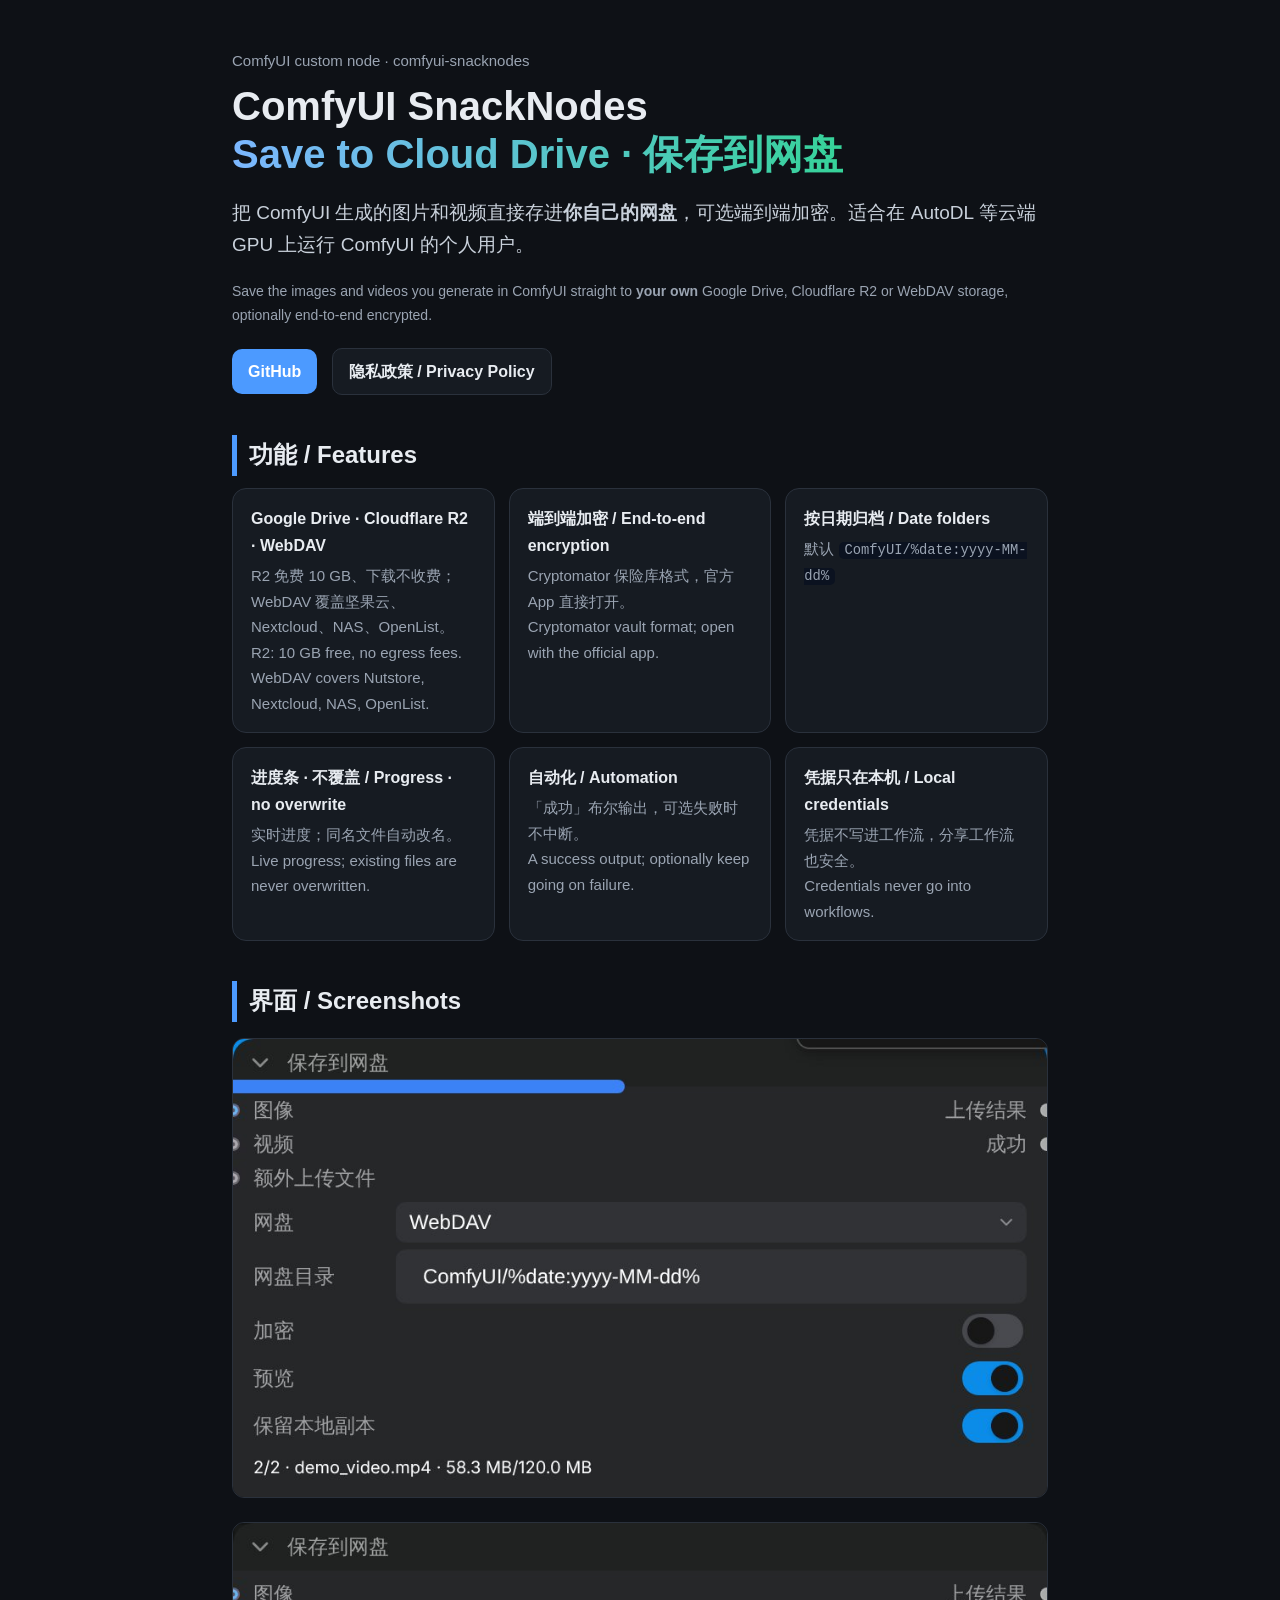
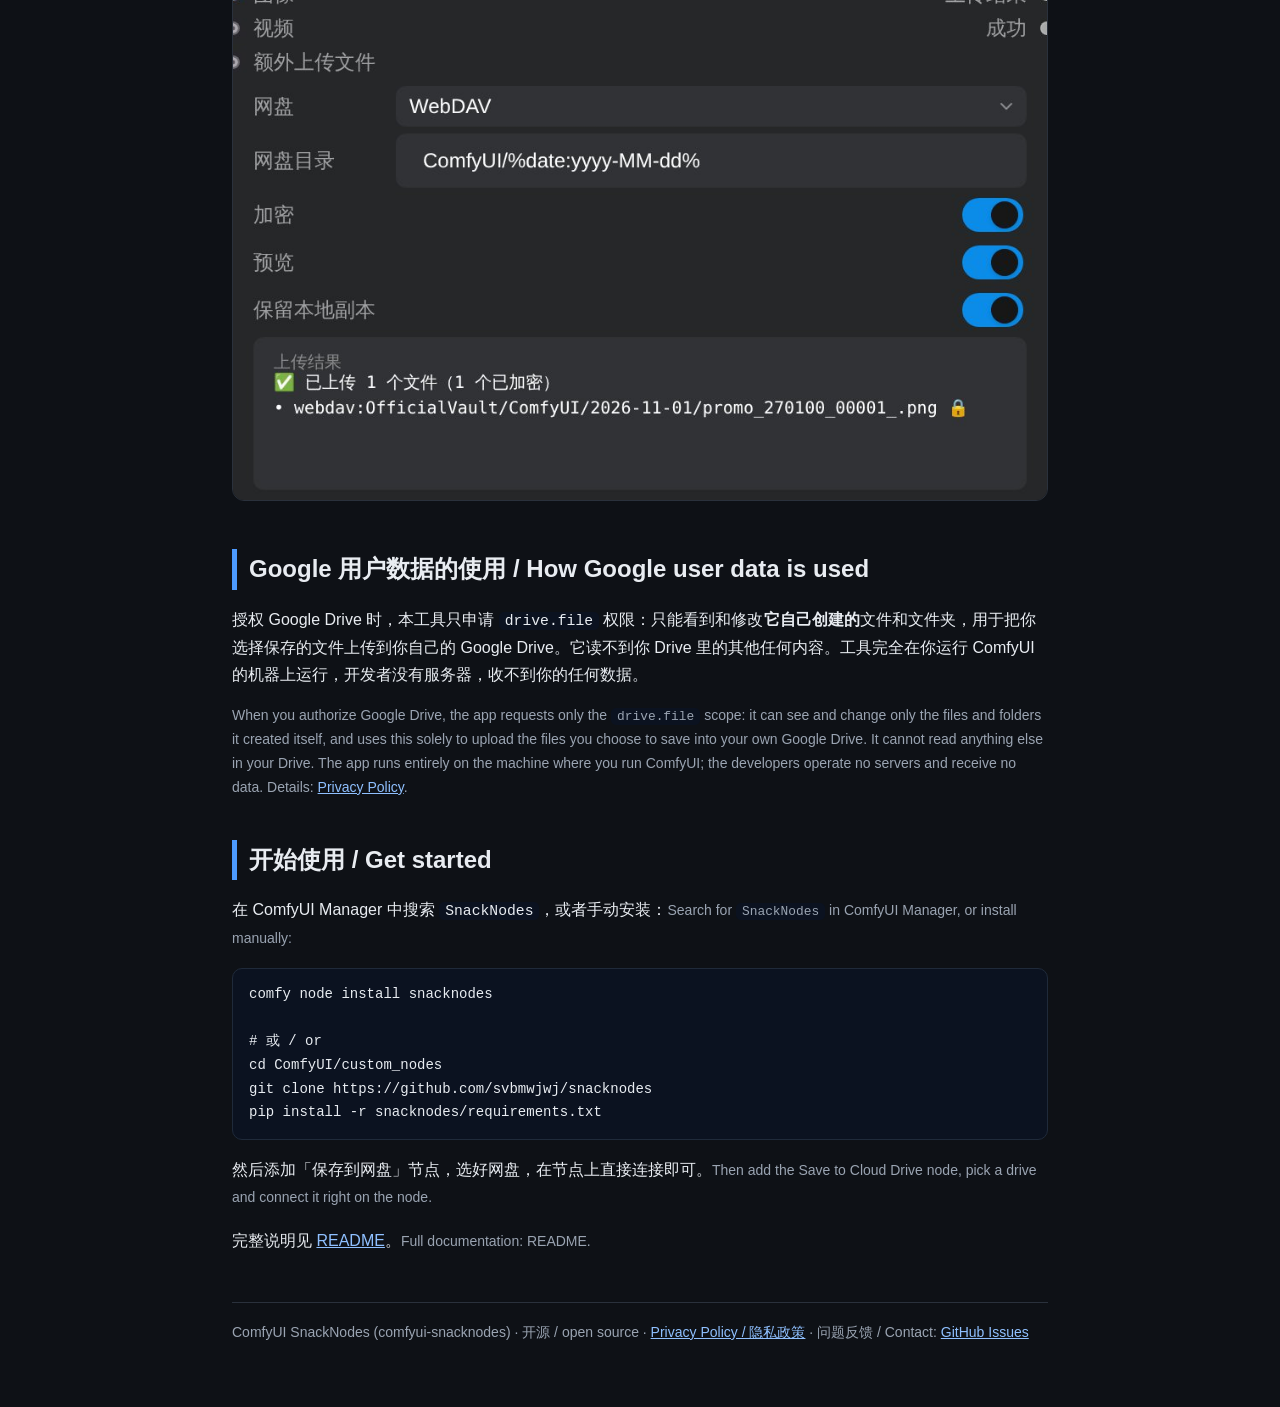
<file: docs/index.html>
<!DOCTYPE html>
<html lang="zh-CN">
<head>
<meta charset="utf-8">
<meta name="viewport" content="width=device-width, initial-scale=1">
<title>ComfyUI SnackNodes · Save to Cloud Drive / 保存到网盘</title>
<meta name="description" content="ComfyUI SnackNodes (comfyui-snacknodes): a ComfyUI custom node that saves your generated images and videos to your own Google Drive, Cloudflare R2 or WebDAV storage, optionally end-to-end encrypted.">
<link rel="stylesheet" href="assets/style.css">
</head>
<body><main>

<header>
  <div class="tag">ComfyUI custom node · comfyui-snacknodes</div>
  <h1>ComfyUI SnackNodes<br><span>Save to Cloud Drive · 保存到网盘</span></h1>
  <p class="lead">把 ComfyUI 生成的图片和视频直接存进<strong>你自己的网盘</strong>，可选端到端加密。适合在 AutoDL 等云端 GPU 上运行 ComfyUI 的个人用户。</p>
  <p class="lead lang">Save the images and videos you generate in ComfyUI straight to <strong>your own</strong> Google Drive, Cloudflare R2 or WebDAV storage, optionally end-to-end encrypted.</p>
  <div class="btns">
    <a href="https://github.com/svbmwjwj/SnackNodes">GitHub</a>
    <a class="alt" href="privacy.html">隐私政策 / Privacy Policy</a>
  </div>
</header>

<h2>功能 / Features</h2>
<div class="grid">
  <div class="card"><b>Google Drive · Cloudflare R2 · WebDAV</b><p>R2 免费 10 GB、下载不收费；WebDAV 覆盖坚果云、Nextcloud、NAS、OpenList。<br>R2: 10 GB free, no egress fees. WebDAV covers Nutstore, Nextcloud, NAS, OpenList.</p></div>
  <div class="card"><b>端到端加密 / End-to-end encryption</b><p>Cryptomator 保险库格式，官方 App 直接打开。<br>Cryptomator vault format; open with the official app.</p></div>
  <div class="card"><b>按日期归档 / Date folders</b><p>默认 <code>ComfyUI/%date:yyyy-MM-dd%</code></p></div>
  <div class="card"><b>进度条 · 不覆盖 / Progress · no overwrite</b><p>实时进度；同名文件自动改名。<br>Live progress; existing files are never overwritten.</p></div>
  <div class="card"><b>自动化 / Automation</b><p>「成功」布尔输出，可选失败时不中断。<br>A success output; optionally keep going on failure.</p></div>
  <div class="card"><b>凭据只在本机 / Local credentials</b><p>凭据不写进工作流，分享工作流也安全。<br>Credentials never go into workflows.</p></div>
</div>

<h2>界面 / Screenshots</h2>
<p><img class="shot" src="assets/node-progress.jpg" alt="Upload in progress"></p>
<p><img class="shot" src="assets/node-encrypted.jpg" alt="Encrypted upload finished"></p>

<h2>Google 用户数据的使用 / How Google user data is used</h2>
<p>授权 Google Drive 时，本工具只申请 <code>drive.file</code> 权限：只能看到和修改<strong>它自己创建的</strong>文件和文件夹，用于把你选择保存的文件上传到你自己的 Google Drive。它读不到你 Drive 里的其他任何内容。工具完全在你运行 ComfyUI 的机器上运行，开发者没有服务器，收不到你的任何数据。</p>
<p class="lang">When you authorize Google Drive, the app requests only the <code>drive.file</code> scope: it can see and change only the files and folders it created itself, and uses this solely to upload the files you choose to save into your own Google Drive. It cannot read anything else in your Drive. The app runs entirely on the machine where you run ComfyUI; the developers operate no servers and receive no data. Details: <a href="privacy.html">Privacy Policy</a>.</p>

<h2>开始使用 / Get started</h2>
<p>在 ComfyUI Manager 中搜索 <code>SnackNodes</code>，或者手动安装：<span class="lang">Search for <code>SnackNodes</code> in ComfyUI Manager, or install manually:</span></p>
<pre>comfy node install snacknodes

# 或 / or
cd ComfyUI/custom_nodes
git clone https://github.com/svbmwjwj/snacknodes
pip install -r snacknodes/requirements.txt</pre>
<p>然后添加「保存到网盘」节点，选好网盘，在节点上直接连接即可。<span class="lang">Then add the Save to Cloud Drive node, pick a drive and connect it right on the node.</span></p>
<p>完整说明见 <a href="https://github.com/svbmwjwj/SnackNodes#readme">README</a>。<span class="lang">Full documentation: README.</span></p>

<footer>
  ComfyUI SnackNodes (comfyui-snacknodes) · 开源 / open source ·
  <a href="privacy.html">Privacy Policy / 隐私政策</a> ·
  问题反馈 / Contact: <a href="https://github.com/svbmwjwj/SnackNodes/issues">GitHub Issues</a>
</footer>

</main></body>
</html>
</file>
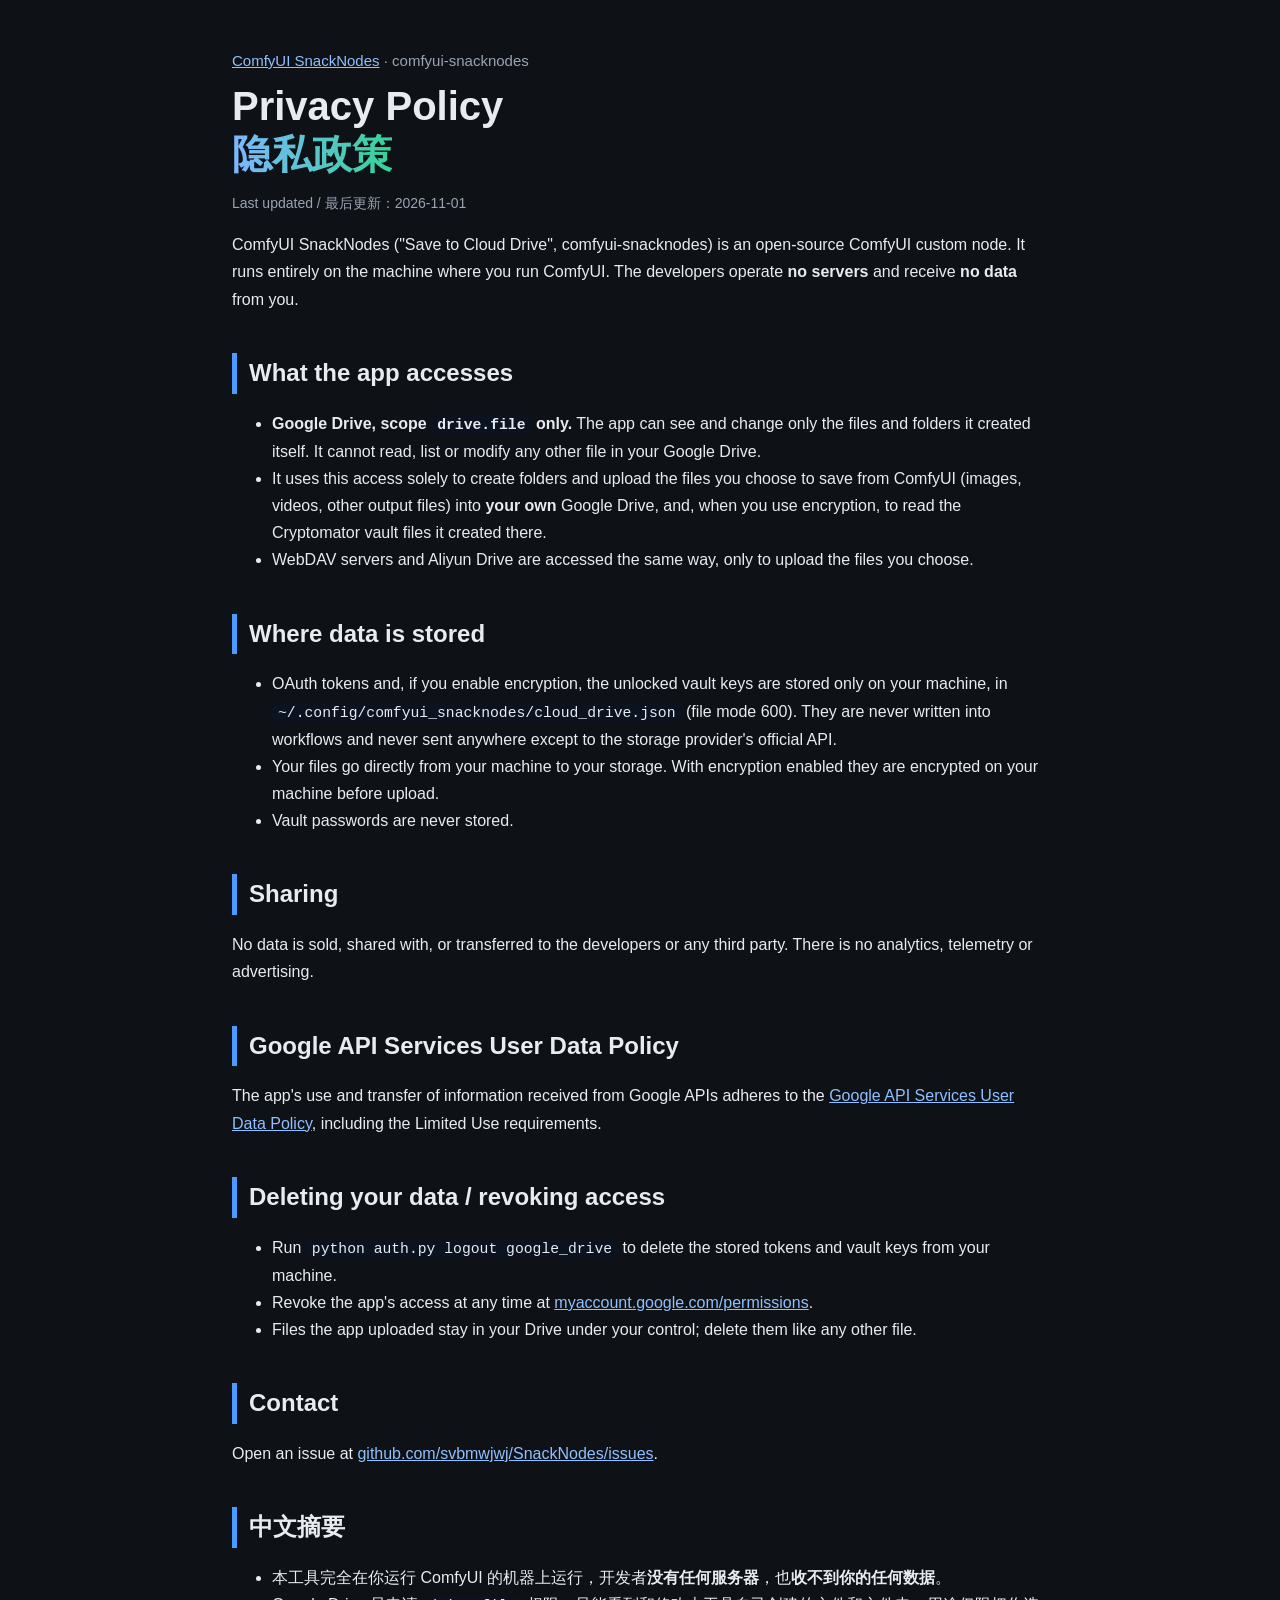
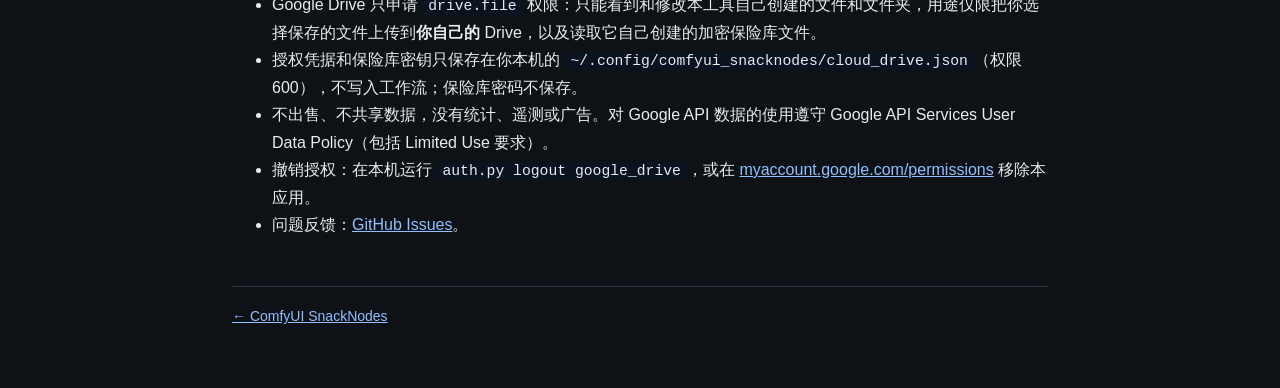
<file: docs/privacy.html>
<!DOCTYPE html>
<html lang="en">
<head>
<meta charset="utf-8">
<meta name="viewport" content="width=device-width, initial-scale=1">
<title>Privacy Policy / 隐私政策 · ComfyUI SnackNodes</title>
<link rel="stylesheet" href="assets/style.css">
</head>
<body><main>

<header>
  <div class="tag"><a href="./">ComfyUI SnackNodes</a> · comfyui-snacknodes</div>
  <h1>Privacy Policy<br><span>隐私政策</span></h1>
  <p class="lang">Last updated / 最后更新：2026-11-01</p>
</header>

<p>ComfyUI SnackNodes ("Save to Cloud Drive", comfyui-snacknodes) is an open-source ComfyUI custom node.
It runs entirely on the machine where you run ComfyUI. The developers operate <strong>no servers</strong> and receive <strong>no data</strong> from you.</p>

<h2>What the app accesses</h2>
<ul>
  <li><strong>Google Drive, scope <code>drive.file</code> only.</strong> The app can see and change only the files and folders it created itself. It cannot read, list or modify any other file in your Google Drive.</li>
  <li>It uses this access solely to create folders and upload the files you choose to save from ComfyUI (images, videos, other output files) into <strong>your own</strong> Google Drive, and, when you use encryption, to read the Cryptomator vault files it created there.</li>
  <li>WebDAV servers and Aliyun Drive are accessed the same way, only to upload the files you choose.</li>
</ul>

<h2>Where data is stored</h2>
<ul>
  <li>OAuth tokens and, if you enable encryption, the unlocked vault keys are stored only on your machine, in <code>~/.config/comfyui_snacknodes/cloud_drive.json</code> (file mode 600). They are never written into workflows and never sent anywhere except to the storage provider's official API.</li>
  <li>Your files go directly from your machine to your storage. With encryption enabled they are encrypted on your machine before upload.</li>
  <li>Vault passwords are never stored.</li>
</ul>

<h2>Sharing</h2>
<p>No data is sold, shared with, or transferred to the developers or any third party. There is no analytics, telemetry or advertising.</p>

<h2>Google API Services User Data Policy</h2>
<p>The app's use and transfer of information received from Google APIs adheres to the
<a href="https://developers.google.com/terms/api-services-user-data-policy">Google API Services User Data Policy</a>, including the Limited Use requirements.</p>

<h2>Deleting your data / revoking access</h2>
<ul>
  <li>Run <code>python auth.py logout google_drive</code> to delete the stored tokens and vault keys from your machine.</li>
  <li>Revoke the app's access at any time at <a href="https://myaccount.google.com/permissions">myaccount.google.com/permissions</a>.</li>
  <li>Files the app uploaded stay in your Drive under your control; delete them like any other file.</li>
</ul>

<h2>Contact</h2>
<p>Open an issue at <a href="https://github.com/svbmwjwj/SnackNodes/issues">github.com/svbmwjwj/SnackNodes/issues</a>.</p>

<h2>中文摘要</h2>
<ul>
  <li>本工具完全在你运行 ComfyUI 的机器上运行，开发者<strong>没有任何服务器</strong>，也<strong>收不到你的任何数据</strong>。</li>
  <li>Google Drive 只申请 <code>drive.file</code> 权限：只能看到和修改本工具自己创建的文件和文件夹，用途仅限把你选择保存的文件上传到<strong>你自己的</strong> Drive，以及读取它自己创建的加密保险库文件。</li>
  <li>授权凭据和保险库密钥只保存在你本机的 <code>~/.config/comfyui_snacknodes/cloud_drive.json</code>（权限 600），不写入工作流；保险库密码不保存。</li>
  <li>不出售、不共享数据，没有统计、遥测或广告。对 Google API 数据的使用遵守 Google API Services User Data Policy（包括 Limited Use 要求）。</li>
  <li>撤销授权：在本机运行 <code>auth.py logout google_drive</code>，或在 <a href="https://myaccount.google.com/permissions">myaccount.google.com/permissions</a> 移除本应用。</li>
  <li>问题反馈：<a href="https://github.com/svbmwjwj/SnackNodes/issues">GitHub Issues</a>。</li>
</ul>

<footer><a href="./">← ComfyUI SnackNodes</a></footer>
</main></body>
</html>
</file>
<file: docs/assets/style.css>
:root { --bg:#0e1116; --panel:#161b22; --line:#2a313c; --text:#e8ecf1; --muted:#9aa4b2; --accent:#4c9aff; --green:#36d399; }
* { box-sizing: border-box; }
body { margin: 0; background: var(--bg); color: var(--text); line-height: 1.7;
       font-family: -apple-system, BlinkMacSystemFont, "Segoe UI", "PingFang SC", "Noto Sans SC", "Microsoft YaHei", sans-serif; }
main { max-width: 860px; margin: 0 auto; padding: 48px 22px 64px; }
a { color: #8fc0ff; }
header .tag { color: var(--muted); font-size: 15px; }
h1 { font-size: 40px; line-height: 1.2; margin: 8px 0 12px; }
h1 span { background: linear-gradient(90deg,#7cb7ff,#36d399); -webkit-background-clip: text; background-clip: text; color: transparent; }
h2 { font-size: 24px; margin: 40px 0 12px; border-left: 5px solid var(--accent); padding-left: 12px; }
h3 { font-size: 18px; margin: 22px 0 6px; }
.lead { font-size: 19px; color: #c9d1db; }
.grid { display: grid; grid-template-columns: repeat(auto-fit, minmax(240px, 1fr)); gap: 14px; }
.card { background: var(--panel); border: 1px solid var(--line); border-radius: 14px; padding: 16px 18px; }
.card b { display: block; margin-bottom: 4px; }
.card p { margin: 0; color: var(--muted); font-size: 15px; }
img.shot { width: 100%; border-radius: 12px; border: 1px solid var(--line); }
pre, code { font-family: ui-monospace, "JetBrains Mono", Menlo, Consolas, monospace; }
pre { background: #0b1220; border: 1px solid #1f2a3a; border-radius: 10px; padding: 14px 16px; overflow-x: auto; font-size: 14px; }
code { background: #0b1220; padding: 1px 6px; border-radius: 5px; font-size: 0.92em; }
.btns a { display: inline-block; margin: 6px 10px 0 0; padding: 9px 16px; border-radius: 10px; text-decoration: none;
          background: var(--accent); color: #fff; font-weight: 600; }
.btns a.alt { background: var(--panel); border: 1px solid var(--line); color: var(--text); }
footer { margin-top: 48px; padding-top: 18px; border-top: 1px solid var(--line); color: var(--muted); font-size: 14px; }
.lang { color: var(--muted); font-size: 14px; }
</file>
